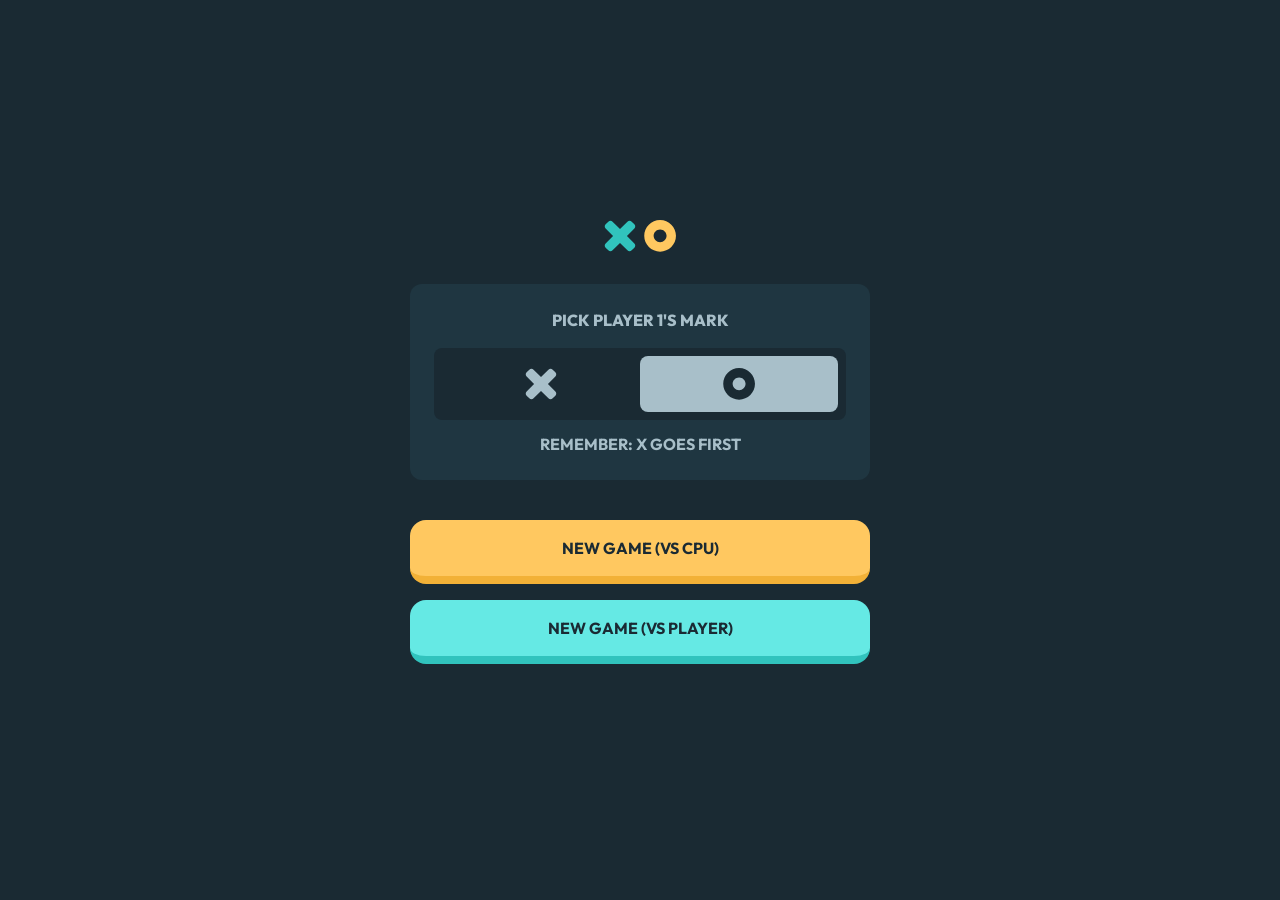
<file: index.html>
<!DOCTYPE html>
<html lang="en">
  <head>
    <meta charset="UTF-8" />
    <meta name="viewport" content="width=device-width, initial-scale=1.0" />

    <title>Eden School - Tic Tac Toe</title>

    <link rel="preconnect" href="https://fonts.googleapis.com" />
    <link rel="preconnect" href="https://fonts.gstatic.com" crossorigin />
    <link
      href="https://fonts.googleapis.com/css2?family=Outfit:wght@100..900&display=swap"
      rel="stylesheet"
    />

    <link rel="stylesheet" href="./css/normalize.css" />
    <link rel="stylesheet" href="./css/reset.css" />
    <link rel="stylesheet" href="./css/main.css" />
    <link rel="stylesheet" href="./css/player-loss.css" />
  </head>
  <body>
    <div class="new-game-screen">
      <ul class="new-game-screen-icons">
        <li class="new-game-screen-icons__cross">
          <svg
            width="32"
            height="32"
            viewBox="0 0 32 32"
            fill="none"
            xmlns="http://www.w3.org/2000/svg"
          >
            <path
              fill-rule="evenodd"
              clip-rule="evenodd"
              d="M27.681 1.63437C26.5094 0.462798 24.6099 0.4628 23.4383 1.63437L16 9.07271L8.56166 1.63437C7.39009 0.462798 5.49059 0.4628 4.31902 1.63437L1.63437 4.31902C0.462799 5.49059 0.462801 7.39009 1.63437 8.56166L9.07271 16L1.63437 23.4383C0.462798 24.6099 0.4628 26.5094 1.63437 27.681L4.31902 30.3656C5.49059 31.5372 7.39009 31.5372 8.56166 30.3656L16 22.9273L23.4383 30.3656C24.6099 31.5372 26.5094 31.5372 27.681 30.3656L30.3656 27.681C31.5372 26.5094 31.5372 24.6099 30.3656 23.4383L22.9273 16L30.3656 8.56166C31.5372 7.39009 31.5372 5.49059 30.3656 4.31902L27.681 1.63437Z"
            />
          </svg>
        </li>
        <li class="new-game-screen-icons__oval">
          <svg
            width="32"
            height="32"
            viewBox="0 0 32 32"
            fill="none"
            xmlns="http://www.w3.org/2000/svg"
          >
            <path
              fill-rule="evenodd"
              clip-rule="evenodd"
              d="M31.9704 15.8706C31.9704 7.10551 24.8649 0 16.0998 0C7.33476 0 0.229248 7.10551 0.229248 15.8706C0.229248 24.6357 7.33476 31.7412 16.0998 31.7412C24.8649 31.7412 31.9704 24.6357 31.9704 15.8706ZM9.63405 15.8706C9.63405 12.2996 12.5289 9.4048 16.0998 9.4048C19.6708 9.4048 22.5656 12.2996 22.5656 15.8706C22.5656 19.4416 19.6708 22.3364 16.0998 22.3364C12.5289 22.3364 9.63405 19.4416 9.63405 15.8706Z"
            />
          </svg>
        </li>
      </ul>
      <section class="new-game-screen-pick-player">
        <p class="new-game-screen-pick-player__title">Pick player 1's mark</p>
        <ul class="new-game-screen-pick-player-icons">
          <li class="new-game-screen-pick-player-icon" data-player="x">
            <svg
              width="32"
              height="32"
              viewBox="0 0 32 32"
              fill="none"
              xmlns="http://www.w3.org/2000/svg"
            >
              <path
                fill-rule="evenodd"
                clip-rule="evenodd"
                d="M27.681 1.63437C26.5094 0.462798 24.6099 0.4628 23.4383 1.63437L16 9.07271L8.56166 1.63437C7.39009 0.462798 5.49059 0.4628 4.31902 1.63437L1.63437 4.31902C0.462799 5.49059 0.462801 7.39009 1.63437 8.56166L9.07271 16L1.63437 23.4383C0.462798 24.6099 0.4628 26.5094 1.63437 27.681L4.31902 30.3656C5.49059 31.5372 7.39009 31.5372 8.56166 30.3656L16 22.9273L23.4383 30.3656C24.6099 31.5372 26.5094 31.5372 27.681 30.3656L30.3656 27.681C31.5372 26.5094 31.5372 24.6099 30.3656 23.4383L22.9273 16L30.3656 8.56166C31.5372 7.39009 31.5372 5.49059 30.3656 4.31902L27.681 1.63437Z"
              />
            </svg>
          </li>
          <li
            class="new-game-screen-pick-player-icon new-game-screen-pick-player-icon--selected"
            data-player="o"
          >
            <svg
              width="32"
              height="32"
              viewBox="0 0 32 32"
              fill="none"
              xmlns="http://www.w3.org/2000/svg"
            >
              <path
                fill-rule="evenodd"
                clip-rule="evenodd"
                d="M31.9704 15.8706C31.9704 7.10551 24.8649 0 16.0998 0C7.33476 0 0.229248 7.10551 0.229248 15.8706C0.229248 24.6357 7.33476 31.7412 16.0998 31.7412C24.8649 31.7412 31.9704 24.6357 31.9704 15.8706ZM9.63405 15.8706C9.63405 12.2996 12.5289 9.4048 16.0998 9.4048C19.6708 9.4048 22.5656 12.2996 22.5656 15.8706C22.5656 19.4416 19.6708 22.3364 16.0998 22.3364C12.5289 22.3364 9.63405 19.4416 9.63405 15.8706Z"
              />
            </svg>
          </li>
        </ul>
        <p class="new-game-screen-pick-player__description">
          Remember: X goes first
        </p>
      </section>
      <section class="new-game-screen-new-game">
        <ul class="new-game-screen-new-game-buttons">
          <li class="new-game-screen-new-game-buttons__button">
            New game (vs CPU)
          </li>
          <li
            class="new-game-screen-new-game-buttons__button new-game-screen-new-game-buttons__button--secondary"
          >
            New game (vs player)
          </li>
        </ul>
      </section>
    </div>
    <div class="game-screen hidden">
      <header class="game-screen-header">
        <ul>
          <li class="game-screen-header-icons">
            <span>
              <svg
                width="32"
                height="32"
                viewBox="0 0 32 32"
                fill="none"
                xmlns="http://www.w3.org/2000/svg"
                class="game-screen-header-icons__cross"
              >
                <path
                  fill-rule="evenodd"
                  clip-rule="evenodd"
                  d="M27.681 1.63437C26.5094 0.462798 24.6099 0.4628 23.4383 1.63437L16 9.07271L8.56166 1.63437C7.39009 0.462798 5.49059 0.4628 4.31902 1.63437L1.63437 4.31902C0.462799 5.49059 0.462801 7.39009 1.63437 8.56166L9.07271 16L1.63437 23.4383C0.462798 24.6099 0.4628 26.5094 1.63437 27.681L4.31902 30.3656C5.49059 31.5372 7.39009 31.5372 8.56166 30.3656L16 22.9273L23.4383 30.3656C24.6099 31.5372 26.5094 31.5372 27.681 30.3656L30.3656 27.681C31.5372 26.5094 31.5372 24.6099 30.3656 23.4383L22.9273 16L30.3656 8.56166C31.5372 7.39009 31.5372 5.49059 30.3656 4.31902L27.681 1.63437Z"
                />
              </svg>
            </span>
            <span>
              <svg
                width="32"
                height="32"
                viewBox="0 0 32 32"
                fill="none"
                xmlns="http://www.w3.org/2000/svg"
                class="game-screen-header-icons__oval"
              >
                <path
                  fill-rule="evenodd"
                  clip-rule="evenodd"
                  d="M31.9704 15.8706C31.9704 7.10551 24.8649 0 16.0998 0C7.33476 0 0.229248 7.10551 0.229248 15.8706C0.229248 24.6357 7.33476 31.7412 16.0998 31.7412C24.8649 31.7412 31.9704 24.6357 31.9704 15.8706ZM9.63405 15.8706C9.63405 12.2996 12.5289 9.4048 16.0998 9.4048C19.6708 9.4048 22.5656 12.2996 22.5656 15.8706C22.5656 19.4416 19.6708 22.3364 16.0998 22.3364C12.5289 22.3364 9.63405 19.4416 9.63405 15.8706Z"
                />
              </svg>
            </span>
          </li>
          <li class="game-screen-header-turn-indicator">
            <svg
              width="16"
              height="16"
              viewBox="0 0 32 32"
              fill="none"
              xmlns="http://www.w3.org/2000/svg"
            >
              <path
                fill-rule="evenodd"
                clip-rule="evenodd"
                d="M27.681 1.63437C26.5094 0.462798 24.6099 0.4628 23.4383 1.63437L16 9.07271L8.56166 1.63437C7.39009 0.462798 5.49059 0.4628 4.31902 1.63437L1.63437 4.31902C0.462799 5.49059 0.462801 7.39009 1.63437 8.56166L9.07271 16L1.63437 23.4383C0.462798 24.6099 0.4628 26.5094 1.63437 27.681L4.31902 30.3656C5.49059 31.5372 7.39009 31.5372 8.56166 30.3656L16 22.9273L23.4383 30.3656C24.6099 31.5372 26.5094 31.5372 27.681 30.3656L30.3656 27.681C31.5372 26.5094 31.5372 24.6099 30.3656 23.4383L22.9273 16L30.3656 8.56166C31.5372 7.39009 31.5372 5.49059 30.3656 4.31902L27.681 1.63437Z"
              />
            </svg>
            <span class="game-screen-header-turn-indicator__title">turn</span>
          </li>
          <li class="game-screen-header-restart-btn">
            <svg
              width="16"
              height="16"
              viewBox="0 0 16 16"
              fill="none"
              xmlns="http://www.w3.org/2000/svg"
            >
              <path
                d="M15.3262 0.307617H13.8799C13.6778 0.307402 13.5137 0.471187 13.5135 0.673494C13.5135 0.679433 13.5136 0.685371 13.5139 0.69131L13.6359 3.21755C12.2 1.52436 10.0921 0.549371 7.87288 0.551802C3.70405 0.551833 0.304573 3.95626 0.307619 8.12783C0.310665 12.3061 3.69673 15.6922 7.87288 15.6922C9.7462 15.6949 11.5534 14.9994 12.9422 13.7414C13.0928 13.6064 13.1057 13.3749 12.9708 13.2241C12.9663 13.2191 12.9616 13.2141 12.9568 13.2093L11.9197 12.1715C11.7835 12.0352 11.565 12.0279 11.42 12.1547C9.19383 14.1146 5.80137 13.8975 3.84273 11.6699C1.88408 9.4422 2.101 6.04752 4.32719 4.08762C6.55337 2.12771 9.94583 2.34475 11.9045 4.57242C12.058 4.74703 12.2 4.93143 12.3297 5.12445L9.23251 4.9758C9.03057 4.9662 8.85906 5.1222 8.84946 5.32429C8.84918 5.33023 8.84903 5.33617 8.84906 5.34211V6.78931C8.84906 6.99161 9.01294 7.15561 9.21512 7.15561H15.3262C15.5284 7.15561 15.6923 6.99161 15.6923 6.78931V0.673925C15.6922 0.471617 15.5283 0.307617 15.3262 0.307617Z"
              />
            </svg>
          </li>
        </ul>
      </header>
      <div class="game-screen-grid">
        <div data-cell-id="0" class="game-screen-grid__cell"></div>
        <div data-cell-id="1" class="game-screen-grid__cell"></div>
        <div data-cell-id="2" class="game-screen-grid__cell"></div>
        <div data-cell-id="3" class="game-screen-grid__cell">
          <svg
            width="40"
            height="40"
            viewBox="0 0 32 32"
            fill="none"
            xmlns="http://www.w3.org/2000/svg"
            class="game-screen-header-icons__cross"
          >
            <path
              fill-rule="evenodd"
              clip-rule="evenodd"
              d="M27.681 1.63437C26.5094 0.462798 24.6099 0.4628 23.4383 1.63437L16 9.07271L8.56166 1.63437C7.39009 0.462798 5.49059 0.4628 4.31902 1.63437L1.63437 4.31902C0.462799 5.49059 0.462801 7.39009 1.63437 8.56166L9.07271 16L1.63437 23.4383C0.462798 24.6099 0.4628 26.5094 1.63437 27.681L4.31902 30.3656C5.49059 31.5372 7.39009 31.5372 8.56166 30.3656L16 22.9273L23.4383 30.3656C24.6099 31.5372 26.5094 31.5372 27.681 30.3656L30.3656 27.681C31.5372 26.5094 31.5372 24.6099 30.3656 23.4383L22.9273 16L30.3656 8.56166C31.5372 7.39009 31.5372 5.49059 30.3656 4.31902L27.681 1.63437Z"
            />
          </svg>
        </div>
        <div data-cell-id="4" class="game-screen-grid__cell">
          <svg
            width="40"
            height="40"
            viewBox="0 0 32 32"
            fill="none"
            xmlns="http://www.w3.org/2000/svg"
            class="game-screen-header-icons__cross"
          >
            <path
              fill-rule="evenodd"
              clip-rule="evenodd"
              d="M27.681 1.63437C26.5094 0.462798 24.6099 0.4628 23.4383 1.63437L16 9.07271L8.56166 1.63437C7.39009 0.462798 5.49059 0.4628 4.31902 1.63437L1.63437 4.31902C0.462799 5.49059 0.462801 7.39009 1.63437 8.56166L9.07271 16L1.63437 23.4383C0.462798 24.6099 0.4628 26.5094 1.63437 27.681L4.31902 30.3656C5.49059 31.5372 7.39009 31.5372 8.56166 30.3656L16 22.9273L23.4383 30.3656C24.6099 31.5372 26.5094 31.5372 27.681 30.3656L30.3656 27.681C31.5372 26.5094 31.5372 24.6099 30.3656 23.4383L22.9273 16L30.3656 8.56166C31.5372 7.39009 31.5372 5.49059 30.3656 4.31902L27.681 1.63437Z"
            />
          </svg>
        </div>
        <div data-cell-id="5" class="game-screen-grid__cell"></div>
        <div data-cell-id="6" class="game-screen-grid__cell"></div>
        <div data-cell-id="7" class="game-screen-grid__cell">
          <svg
            width="40"
            height="40"
            viewBox="0 0 32 32"
            fill="none"
            xmlns="http://www.w3.org/2000/svg"
            class="game-screen-header-icons__oval"
          >
            <path
              fill-rule="evenodd"
              clip-rule="evenodd"
              d="M31.9704 15.8706C31.9704 7.10551 24.8649 0 16.0998 0C7.33476 0 0.229248 7.10551 0.229248 15.8706C0.229248 24.6357 7.33476 31.7412 16.0998 31.7412C24.8649 31.7412 31.9704 24.6357 31.9704 15.8706ZM9.63405 15.8706C9.63405 12.2996 12.5289 9.4048 16.0998 9.4048C19.6708 9.4048 22.5656 12.2996 22.5656 15.8706C22.5656 19.4416 19.6708 22.3364 16.0998 22.3364C12.5289 22.3364 9.63405 19.4416 9.63405 15.8706Z"
            />
          </svg>
        </div>
        <div data-cell-id="8" class="game-screen-grid__cell">
          <svg
            width="40"
            height="40"
            viewBox="0 0 32 32"
            fill="none"
            xmlns="http://www.w3.org/2000/svg"
            class="game-screen-header-icons__oval"
          >
            <path
              fill-rule="evenodd"
              clip-rule="evenodd"
              d="M31.9704 15.8706C31.9704 7.10551 24.8649 0 16.0998 0C7.33476 0 0.229248 7.10551 0.229248 15.8706C0.229248 24.6357 7.33476 31.7412 16.0998 31.7412C24.8649 31.7412 31.9704 24.6357 31.9704 15.8706ZM9.63405 15.8706C9.63405 12.2996 12.5289 9.4048 16.0998 9.4048C19.6708 9.4048 22.5656 12.2996 22.5656 15.8706C22.5656 19.4416 19.6708 22.3364 16.0998 22.3364C12.5289 22.3364 9.63405 19.4416 9.63405 15.8706Z"
            />
          </svg>
        </div>
      </div>
      <ul class="game-screen-score">
        <li class="game-screen-score__cell">
          <span class="game-screen-score__player">X (you)</span>
          <span id="score-x" class="game-screen-score__score-number">14</span>
        </li>
        <li class="game-screen-score__cell game-screen-score__cell--secondary">
          <span class="game-screen-score__player">ties</span>
          <span id="score-tie" class="game-screen-score__score-number">32</span>
        </li>
        <li class="game-screen-score__cell game-screen-score__cell--tertiary">
          <span class="game-screen-score__player">O (cpu)</span>
          <span id="score-o" class="game-screen-score__score-number">11</span>
        </li>
      </ul>
    </div>
    <div class="game-screen-end-game-modal hidden">
      <div class="game-screen-end-game-modal__wrapper">
        <p class="game-screen-end-game-modal__paragraph">Oh no, you lost...</p>
        <p class="game-screen-end-game-modal__title">
          <span>
            <svg
              width="30"
              height="30"
              viewBox="0 0 32 32"
              fill="none"
              xmlns="http://www.w3.org/2000/svg"
            >
              <path
                fill-rule="evenodd"
                clip-rule="evenodd"
                d="M27.681 1.63437C26.5094 0.462798 24.6099 0.4628 23.4383 1.63437L16 9.07271L8.56166 1.63437C7.39009 0.462798 5.49059 0.4628 4.31902 1.63437L1.63437 4.31902C0.462799 5.49059 0.462801 7.39009 1.63437 8.56166L9.07271 16L1.63437 23.4383C0.462798 24.6099 0.4628 26.5094 1.63437 27.681L4.31902 30.3656C5.49059 31.5372 7.39009 31.5372 8.56166 30.3656L16 22.9273L23.4383 30.3656C24.6099 31.5372 26.5094 31.5372 27.681 30.3656L30.3656 27.681C31.5372 26.5094 31.5372 24.6099 30.3656 23.4383L22.9273 16L30.3656 8.56166C31.5372 7.39009 31.5372 5.49059 30.3656 4.31902L27.681 1.63437Z"
              />
            </svg>
          </span>
          takes the round
        </p>
        <ul class="game-screen-end-game-modal-buttons">
          <li class="game-screen-end-game-modal-buttons__button">quit</li>
          <li
            class="game-screen-end-game-modal-buttons__button game-screen-end-game-modal-buttons__button--secondary"
          >
            next round
          </li>
        </ul>
      </div>
    </div>
    <script src="./js/app.js"></script>
  </body>
</html>
</file>
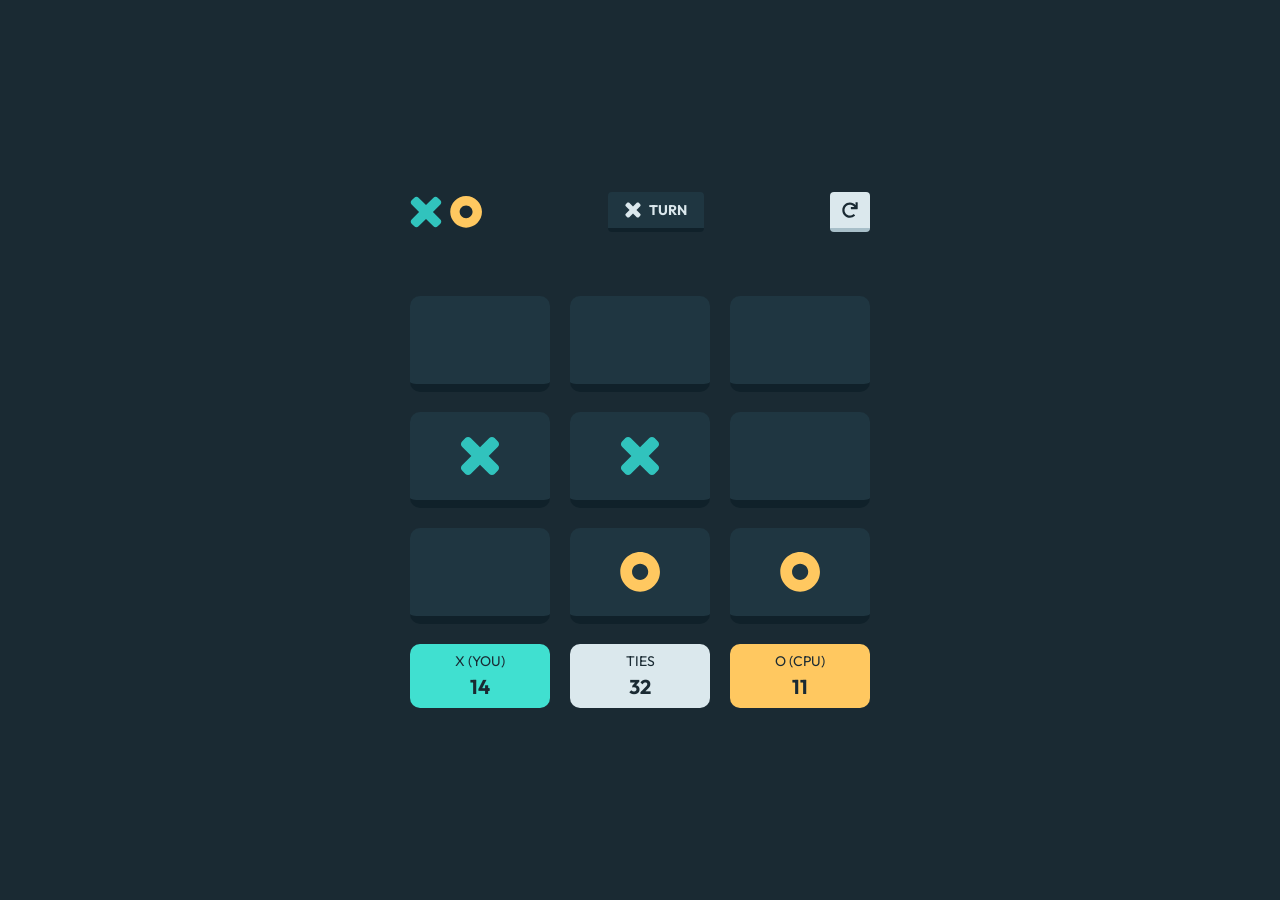
<file: pages/game.html>
<!DOCTYPE html>
<html lang="en">
  <head>
    <meta charset="UTF-8" />
    <meta name="viewport" content="width=device-width, initial-scale=1.0" />

    <title>Document</title>

    <link rel="preconnect" href="https://fonts.googleapis.com" />
    <link rel="preconnect" href="https://fonts.gstatic.com" crossorigin />
    <link
      href="https://fonts.googleapis.com/css2?family=Outfit:wght@100..900&display=swap"
      rel="stylesheet"
    />

    <link rel="stylesheet" href="../css/normalize.css" />
    <link rel="stylesheet" href="../css/reset.css" />
    <link rel="stylesheet" href="../css/game.css" />
  </head>
  <body>
    <main class="game-screen">
      <header class="game-screen-header">
        <ul>
          <li class="game-screen-header-icons">
            <span>
              <svg
                width="32"
                height="32"
                viewBox="0 0 32 32"
                fill="none"
                xmlns="http://www.w3.org/2000/svg"
                class="game-screen-header-icons__cross"
              >
                <path
                  fill-rule="evenodd"
                  clip-rule="evenodd"
                  d="M27.681 1.63437C26.5094 0.462798 24.6099 0.4628 23.4383 1.63437L16 9.07271L8.56166 1.63437C7.39009 0.462798 5.49059 0.4628 4.31902 1.63437L1.63437 4.31902C0.462799 5.49059 0.462801 7.39009 1.63437 8.56166L9.07271 16L1.63437 23.4383C0.462798 24.6099 0.4628 26.5094 1.63437 27.681L4.31902 30.3656C5.49059 31.5372 7.39009 31.5372 8.56166 30.3656L16 22.9273L23.4383 30.3656C24.6099 31.5372 26.5094 31.5372 27.681 30.3656L30.3656 27.681C31.5372 26.5094 31.5372 24.6099 30.3656 23.4383L22.9273 16L30.3656 8.56166C31.5372 7.39009 31.5372 5.49059 30.3656 4.31902L27.681 1.63437Z"
                />
              </svg>
            </span>
            <span>
              <svg
                width="32"
                height="32"
                viewBox="0 0 32 32"
                fill="none"
                xmlns="http://www.w3.org/2000/svg"
                class="game-screen-header-icons__oval"
              >
                <path
                  fill-rule="evenodd"
                  clip-rule="evenodd"
                  d="M31.9704 15.8706C31.9704 7.10551 24.8649 0 16.0998 0C7.33476 0 0.229248 7.10551 0.229248 15.8706C0.229248 24.6357 7.33476 31.7412 16.0998 31.7412C24.8649 31.7412 31.9704 24.6357 31.9704 15.8706ZM9.63405 15.8706C9.63405 12.2996 12.5289 9.4048 16.0998 9.4048C19.6708 9.4048 22.5656 12.2996 22.5656 15.8706C22.5656 19.4416 19.6708 22.3364 16.0998 22.3364C12.5289 22.3364 9.63405 19.4416 9.63405 15.8706Z"
                />
              </svg>
            </span>
          </li>
          <li class="game-screen-header-turn-indicator">
            <svg
              width="16"
              height="16"
              viewBox="0 0 32 32"
              fill="none"
              xmlns="http://www.w3.org/2000/svg"
            >
              <path
                fill-rule="evenodd"
                clip-rule="evenodd"
                d="M27.681 1.63437C26.5094 0.462798 24.6099 0.4628 23.4383 1.63437L16 9.07271L8.56166 1.63437C7.39009 0.462798 5.49059 0.4628 4.31902 1.63437L1.63437 4.31902C0.462799 5.49059 0.462801 7.39009 1.63437 8.56166L9.07271 16L1.63437 23.4383C0.462798 24.6099 0.4628 26.5094 1.63437 27.681L4.31902 30.3656C5.49059 31.5372 7.39009 31.5372 8.56166 30.3656L16 22.9273L23.4383 30.3656C24.6099 31.5372 26.5094 31.5372 27.681 30.3656L30.3656 27.681C31.5372 26.5094 31.5372 24.6099 30.3656 23.4383L22.9273 16L30.3656 8.56166C31.5372 7.39009 31.5372 5.49059 30.3656 4.31902L27.681 1.63437Z"
              />
            </svg>
            <span class="game-screen-header-turn-indicator__title">turn</span>
          </li>
          <li class="game-screen-header-restart-btn">
            <svg
              width="16"
              height="16"
              viewBox="0 0 16 16"
              fill="none"
              xmlns="http://www.w3.org/2000/svg"
            >
              <path
                d="M15.3262 0.307617H13.8799C13.6778 0.307402 13.5137 0.471187 13.5135 0.673494C13.5135 0.679433 13.5136 0.685371 13.5139 0.69131L13.6359 3.21755C12.2 1.52436 10.0921 0.549371 7.87288 0.551802C3.70405 0.551833 0.304573 3.95626 0.307619 8.12783C0.310665 12.3061 3.69673 15.6922 7.87288 15.6922C9.7462 15.6949 11.5534 14.9994 12.9422 13.7414C13.0928 13.6064 13.1057 13.3749 12.9708 13.2241C12.9663 13.2191 12.9616 13.2141 12.9568 13.2093L11.9197 12.1715C11.7835 12.0352 11.565 12.0279 11.42 12.1547C9.19383 14.1146 5.80137 13.8975 3.84273 11.6699C1.88408 9.4422 2.101 6.04752 4.32719 4.08762C6.55337 2.12771 9.94583 2.34475 11.9045 4.57242C12.058 4.74703 12.2 4.93143 12.3297 5.12445L9.23251 4.9758C9.03057 4.9662 8.85906 5.1222 8.84946 5.32429C8.84918 5.33023 8.84903 5.33617 8.84906 5.34211V6.78931C8.84906 6.99161 9.01294 7.15561 9.21512 7.15561H15.3262C15.5284 7.15561 15.6923 6.99161 15.6923 6.78931V0.673925C15.6922 0.471617 15.5283 0.307617 15.3262 0.307617Z"
              />
            </svg>
          </li>
        </ul>
      </header>
      <div class="game-screen-grid">
        <div class="game-screen-grid__cell"></div>
        <div class="game-screen-grid__cell"></div>
        <div class="game-screen-grid__cell"></div>
        <div class="game-screen-grid__cell">
          <svg
            width="40"
            height="40"
            viewBox="0 0 32 32"
            fill="none"
            xmlns="http://www.w3.org/2000/svg"
            class="game-screen-header-icons__cross"
          >
            <path
              fill-rule="evenodd"
              clip-rule="evenodd"
              d="M27.681 1.63437C26.5094 0.462798 24.6099 0.4628 23.4383 1.63437L16 9.07271L8.56166 1.63437C7.39009 0.462798 5.49059 0.4628 4.31902 1.63437L1.63437 4.31902C0.462799 5.49059 0.462801 7.39009 1.63437 8.56166L9.07271 16L1.63437 23.4383C0.462798 24.6099 0.4628 26.5094 1.63437 27.681L4.31902 30.3656C5.49059 31.5372 7.39009 31.5372 8.56166 30.3656L16 22.9273L23.4383 30.3656C24.6099 31.5372 26.5094 31.5372 27.681 30.3656L30.3656 27.681C31.5372 26.5094 31.5372 24.6099 30.3656 23.4383L22.9273 16L30.3656 8.56166C31.5372 7.39009 31.5372 5.49059 30.3656 4.31902L27.681 1.63437Z"
            />
          </svg>
        </div>
        <div class="game-screen-grid__cell">
          <svg
            width="40"
            height="40"
            viewBox="0 0 32 32"
            fill="none"
            xmlns="http://www.w3.org/2000/svg"
            class="game-screen-header-icons__cross"
          >
            <path
              fill-rule="evenodd"
              clip-rule="evenodd"
              d="M27.681 1.63437C26.5094 0.462798 24.6099 0.4628 23.4383 1.63437L16 9.07271L8.56166 1.63437C7.39009 0.462798 5.49059 0.4628 4.31902 1.63437L1.63437 4.31902C0.462799 5.49059 0.462801 7.39009 1.63437 8.56166L9.07271 16L1.63437 23.4383C0.462798 24.6099 0.4628 26.5094 1.63437 27.681L4.31902 30.3656C5.49059 31.5372 7.39009 31.5372 8.56166 30.3656L16 22.9273L23.4383 30.3656C24.6099 31.5372 26.5094 31.5372 27.681 30.3656L30.3656 27.681C31.5372 26.5094 31.5372 24.6099 30.3656 23.4383L22.9273 16L30.3656 8.56166C31.5372 7.39009 31.5372 5.49059 30.3656 4.31902L27.681 1.63437Z"
            />
          </svg>
        </div>
        <div class="game-screen-grid__cell"></div>
        <div class="game-screen-grid__cell"></div>
        <div class="game-screen-grid__cell">
          <svg
            width="40"
            height="40"
            viewBox="0 0 32 32"
            fill="none"
            xmlns="http://www.w3.org/2000/svg"
            class="game-screen-header-icons__oval"
          >
            <path
              fill-rule="evenodd"
              clip-rule="evenodd"
              d="M31.9704 15.8706C31.9704 7.10551 24.8649 0 16.0998 0C7.33476 0 0.229248 7.10551 0.229248 15.8706C0.229248 24.6357 7.33476 31.7412 16.0998 31.7412C24.8649 31.7412 31.9704 24.6357 31.9704 15.8706ZM9.63405 15.8706C9.63405 12.2996 12.5289 9.4048 16.0998 9.4048C19.6708 9.4048 22.5656 12.2996 22.5656 15.8706C22.5656 19.4416 19.6708 22.3364 16.0998 22.3364C12.5289 22.3364 9.63405 19.4416 9.63405 15.8706Z"
            />
          </svg>
        </div>
        <div class="game-screen-grid__cell">
          <svg
            width="40"
            height="40"
            viewBox="0 0 32 32"
            fill="none"
            xmlns="http://www.w3.org/2000/svg"
            class="game-screen-header-icons__oval"
          >
            <path
              fill-rule="evenodd"
              clip-rule="evenodd"
              d="M31.9704 15.8706C31.9704 7.10551 24.8649 0 16.0998 0C7.33476 0 0.229248 7.10551 0.229248 15.8706C0.229248 24.6357 7.33476 31.7412 16.0998 31.7412C24.8649 31.7412 31.9704 24.6357 31.9704 15.8706ZM9.63405 15.8706C9.63405 12.2996 12.5289 9.4048 16.0998 9.4048C19.6708 9.4048 22.5656 12.2996 22.5656 15.8706C22.5656 19.4416 19.6708 22.3364 16.0998 22.3364C12.5289 22.3364 9.63405 19.4416 9.63405 15.8706Z"
            />
          </svg>
        </div>
      </div>
      <ul class="game-screen-score">
        <li class="game-screen-score__cell">
          <span class="game-screen-score__player">X (you)</span>
          <span class="game-screen-score__score-number">14</span>
        </li>
        <li class="game-screen-score__cell game-screen-score__cell--secondary">
          <span class="game-screen-score__player">ties</span>
          <span class="game-screen-score__score-number">32</span>
        </li>
        <li class="game-screen-score__cell game-screen-score__cell--tertiary">
          <span class="game-screen-score__player">O (cpu)</span>
          <span class="game-screen-score__score-number">11</span>
        </li>
      </ul>
    </main>
  </body>
</html>
</file>
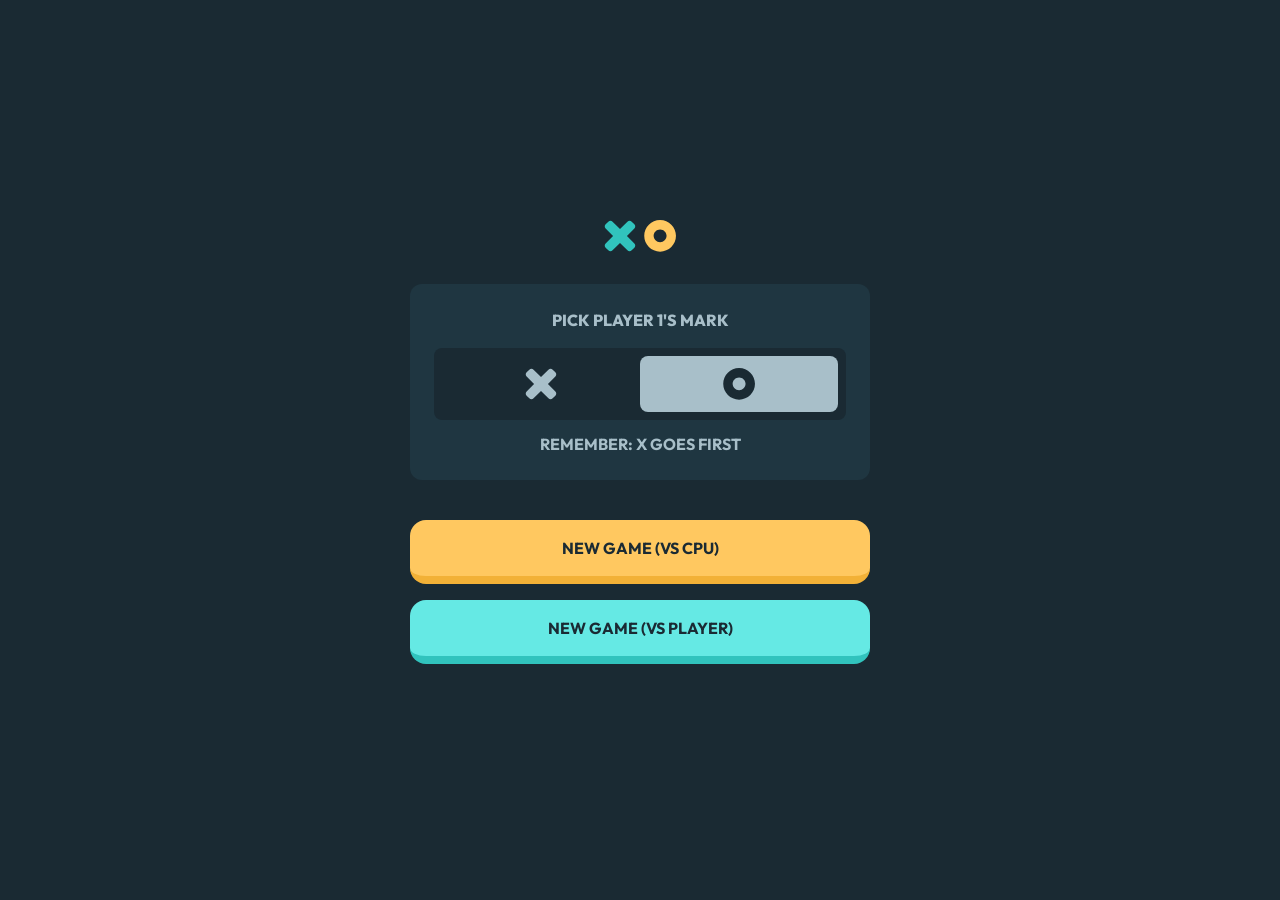
<file: pages/new-game.html>
<!DOCTYPE html>
<html lang="en">
  <head>
    <meta charset="UTF-8" />
    <meta name="viewport" content="width=device-width, initial-scale=1.0" />

    <title>Eden School - Tic Tac Toe</title>

    <link rel="preconnect" href="https://fonts.googleapis.com" />
    <link rel="preconnect" href="https://fonts.gstatic.com" crossorigin />
    <link
      href="https://fonts.googleapis.com/css2?family=Outfit:wght@100..900&display=swap"
      rel="stylesheet"
    />

    <link rel="stylesheet" href="../css/normalize.css" />
    <link rel="stylesheet" href="../css/reset.css" />
    <link rel="stylesheet" href="../css/main.css" />
  </head>
  <body>
    <main class="new-game-screen">
      <ul class="new-game-screen-icons">
        <li class="new-game-screen-icons__cross">
          <svg
            width="32"
            height="32"
            viewBox="0 0 32 32"
            fill="none"
            xmlns="http://www.w3.org/2000/svg"
          >
            <path
              fill-rule="evenodd"
              clip-rule="evenodd"
              d="M27.681 1.63437C26.5094 0.462798 24.6099 0.4628 23.4383 1.63437L16 9.07271L8.56166 1.63437C7.39009 0.462798 5.49059 0.4628 4.31902 1.63437L1.63437 4.31902C0.462799 5.49059 0.462801 7.39009 1.63437 8.56166L9.07271 16L1.63437 23.4383C0.462798 24.6099 0.4628 26.5094 1.63437 27.681L4.31902 30.3656C5.49059 31.5372 7.39009 31.5372 8.56166 30.3656L16 22.9273L23.4383 30.3656C24.6099 31.5372 26.5094 31.5372 27.681 30.3656L30.3656 27.681C31.5372 26.5094 31.5372 24.6099 30.3656 23.4383L22.9273 16L30.3656 8.56166C31.5372 7.39009 31.5372 5.49059 30.3656 4.31902L27.681 1.63437Z"
            />
          </svg>
        </li>
        <li class="new-game-screen-icons__oval">
          <svg
            width="32"
            height="32"
            viewBox="0 0 32 32"
            fill="none"
            xmlns="http://www.w3.org/2000/svg"
          >
            <path
              fill-rule="evenodd"
              clip-rule="evenodd"
              d="M31.9704 15.8706C31.9704 7.10551 24.8649 0 16.0998 0C7.33476 0 0.229248 7.10551 0.229248 15.8706C0.229248 24.6357 7.33476 31.7412 16.0998 31.7412C24.8649 31.7412 31.9704 24.6357 31.9704 15.8706ZM9.63405 15.8706C9.63405 12.2996 12.5289 9.4048 16.0998 9.4048C19.6708 9.4048 22.5656 12.2996 22.5656 15.8706C22.5656 19.4416 19.6708 22.3364 16.0998 22.3364C12.5289 22.3364 9.63405 19.4416 9.63405 15.8706Z"
            />
          </svg>
        </li>
      </ul>
      <section class="new-game-screen-pick-player">
        <p class="new-game-screen-pick-player__title">Pick player 1's mark</p>
        <ul class="new-game-screen-pick-player-icons">
          <li class="new-game-screen-pick-player-icon">
            <svg
              width="32"
              height="32"
              viewBox="0 0 32 32"
              fill="none"
              xmlns="http://www.w3.org/2000/svg"
            >
              <path
                fill-rule="evenodd"
                clip-rule="evenodd"
                d="M27.681 1.63437C26.5094 0.462798 24.6099 0.4628 23.4383 1.63437L16 9.07271L8.56166 1.63437C7.39009 0.462798 5.49059 0.4628 4.31902 1.63437L1.63437 4.31902C0.462799 5.49059 0.462801 7.39009 1.63437 8.56166L9.07271 16L1.63437 23.4383C0.462798 24.6099 0.4628 26.5094 1.63437 27.681L4.31902 30.3656C5.49059 31.5372 7.39009 31.5372 8.56166 30.3656L16 22.9273L23.4383 30.3656C24.6099 31.5372 26.5094 31.5372 27.681 30.3656L30.3656 27.681C31.5372 26.5094 31.5372 24.6099 30.3656 23.4383L22.9273 16L30.3656 8.56166C31.5372 7.39009 31.5372 5.49059 30.3656 4.31902L27.681 1.63437Z"
              />
            </svg>
          </li>
          <li
            class="new-game-screen-pick-player-icon new-game-screen-pick-player-icon--selected"
          >
            <svg
              width="32"
              height="32"
              viewBox="0 0 32 32"
              fill="none"
              xmlns="http://www.w3.org/2000/svg"
            >
              <path
                fill-rule="evenodd"
                clip-rule="evenodd"
                d="M31.9704 15.8706C31.9704 7.10551 24.8649 0 16.0998 0C7.33476 0 0.229248 7.10551 0.229248 15.8706C0.229248 24.6357 7.33476 31.7412 16.0998 31.7412C24.8649 31.7412 31.9704 24.6357 31.9704 15.8706ZM9.63405 15.8706C9.63405 12.2996 12.5289 9.4048 16.0998 9.4048C19.6708 9.4048 22.5656 12.2996 22.5656 15.8706C22.5656 19.4416 19.6708 22.3364 16.0998 22.3364C12.5289 22.3364 9.63405 19.4416 9.63405 15.8706Z"
              />
            </svg>
          </li>
        </ul>
        <p class="new-game-screen-pick-player__description">
          Remember: X goes first
        </p>
      </section>
      <section class="new-game-screen-new-game">
        <ul class="new-game-screen-new-game-buttons">
          <li class="new-game-screen-new-game-buttons__button">
            New game (vs CPU)
          </li>
          <li
            class="new-game-screen-new-game-buttons__button new-game-screen-new-game-buttons__button--secondary"
          >
            New game (vs player)
          </li>
        </ul>
      </section>
    </main>
  </body>
</html>
</file>
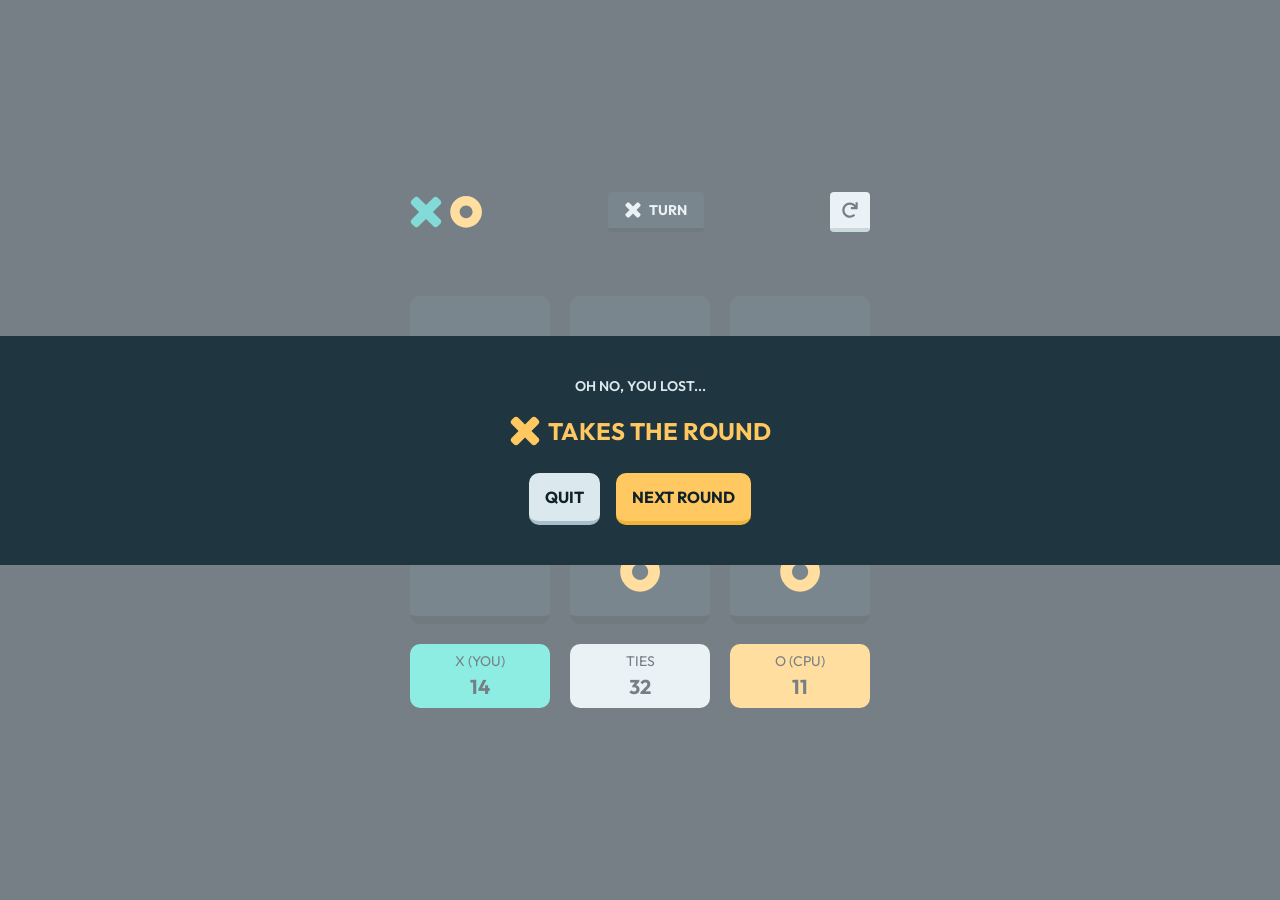
<file: pages/player-loss.html>
<!DOCTYPE html>
<html lang="en">
  <head>
    <meta charset="UTF-8" />
    <meta name="viewport" content="width=device-width, initial-scale=1.0" />

    <title>Document</title>

    <link rel="preconnect" href="https://fonts.googleapis.com" />
    <link rel="preconnect" href="https://fonts.gstatic.com" crossorigin />
    <link
      href="https://fonts.googleapis.com/css2?family=Outfit:wght@100..900&display=swap"
      rel="stylesheet"
    />

    <link rel="stylesheet" href="../css/normalize.css" />
    <link rel="stylesheet" href="../css/reset.css" />
    <link rel="stylesheet" href="../css/game.css" />
    <link rel="stylesheet" href="../css/player-loss.css" />
  </head>
  <body>
    <main class="game-screen">
      <header class="game-screen-header">
        <ul>
          <li class="game-screen-header-icons">
            <span>
              <svg
                width="32"
                height="32"
                viewBox="0 0 32 32"
                fill="none"
                xmlns="http://www.w3.org/2000/svg"
                class="game-screen-header-icons__cross"
              >
                <path
                  fill-rule="evenodd"
                  clip-rule="evenodd"
                  d="M27.681 1.63437C26.5094 0.462798 24.6099 0.4628 23.4383 1.63437L16 9.07271L8.56166 1.63437C7.39009 0.462798 5.49059 0.4628 4.31902 1.63437L1.63437 4.31902C0.462799 5.49059 0.462801 7.39009 1.63437 8.56166L9.07271 16L1.63437 23.4383C0.462798 24.6099 0.4628 26.5094 1.63437 27.681L4.31902 30.3656C5.49059 31.5372 7.39009 31.5372 8.56166 30.3656L16 22.9273L23.4383 30.3656C24.6099 31.5372 26.5094 31.5372 27.681 30.3656L30.3656 27.681C31.5372 26.5094 31.5372 24.6099 30.3656 23.4383L22.9273 16L30.3656 8.56166C31.5372 7.39009 31.5372 5.49059 30.3656 4.31902L27.681 1.63437Z"
                />
              </svg>
            </span>
            <span>
              <svg
                width="32"
                height="32"
                viewBox="0 0 32 32"
                fill="none"
                xmlns="http://www.w3.org/2000/svg"
                class="game-screen-header-icons__oval"
              >
                <path
                  fill-rule="evenodd"
                  clip-rule="evenodd"
                  d="M31.9704 15.8706C31.9704 7.10551 24.8649 0 16.0998 0C7.33476 0 0.229248 7.10551 0.229248 15.8706C0.229248 24.6357 7.33476 31.7412 16.0998 31.7412C24.8649 31.7412 31.9704 24.6357 31.9704 15.8706ZM9.63405 15.8706C9.63405 12.2996 12.5289 9.4048 16.0998 9.4048C19.6708 9.4048 22.5656 12.2996 22.5656 15.8706C22.5656 19.4416 19.6708 22.3364 16.0998 22.3364C12.5289 22.3364 9.63405 19.4416 9.63405 15.8706Z"
                />
              </svg>
            </span>
          </li>
          <li class="game-screen-header-turn-indicator">
            <svg
              width="16"
              height="16"
              viewBox="0 0 32 32"
              fill="none"
              xmlns="http://www.w3.org/2000/svg"
            >
              <path
                fill-rule="evenodd"
                clip-rule="evenodd"
                d="M27.681 1.63437C26.5094 0.462798 24.6099 0.4628 23.4383 1.63437L16 9.07271L8.56166 1.63437C7.39009 0.462798 5.49059 0.4628 4.31902 1.63437L1.63437 4.31902C0.462799 5.49059 0.462801 7.39009 1.63437 8.56166L9.07271 16L1.63437 23.4383C0.462798 24.6099 0.4628 26.5094 1.63437 27.681L4.31902 30.3656C5.49059 31.5372 7.39009 31.5372 8.56166 30.3656L16 22.9273L23.4383 30.3656C24.6099 31.5372 26.5094 31.5372 27.681 30.3656L30.3656 27.681C31.5372 26.5094 31.5372 24.6099 30.3656 23.4383L22.9273 16L30.3656 8.56166C31.5372 7.39009 31.5372 5.49059 30.3656 4.31902L27.681 1.63437Z"
              />
            </svg>
            <span class="game-screen-header-turn-indicator__title">turn</span>
          </li>
          <li class="game-screen-header-restart-btn">
            <svg
              width="16"
              height="16"
              viewBox="0 0 16 16"
              fill="none"
              xmlns="http://www.w3.org/2000/svg"
            >
              <path
                d="M15.3262 0.307617H13.8799C13.6778 0.307402 13.5137 0.471187 13.5135 0.673494C13.5135 0.679433 13.5136 0.685371 13.5139 0.69131L13.6359 3.21755C12.2 1.52436 10.0921 0.549371 7.87288 0.551802C3.70405 0.551833 0.304573 3.95626 0.307619 8.12783C0.310665 12.3061 3.69673 15.6922 7.87288 15.6922C9.7462 15.6949 11.5534 14.9994 12.9422 13.7414C13.0928 13.6064 13.1057 13.3749 12.9708 13.2241C12.9663 13.2191 12.9616 13.2141 12.9568 13.2093L11.9197 12.1715C11.7835 12.0352 11.565 12.0279 11.42 12.1547C9.19383 14.1146 5.80137 13.8975 3.84273 11.6699C1.88408 9.4422 2.101 6.04752 4.32719 4.08762C6.55337 2.12771 9.94583 2.34475 11.9045 4.57242C12.058 4.74703 12.2 4.93143 12.3297 5.12445L9.23251 4.9758C9.03057 4.9662 8.85906 5.1222 8.84946 5.32429C8.84918 5.33023 8.84903 5.33617 8.84906 5.34211V6.78931C8.84906 6.99161 9.01294 7.15561 9.21512 7.15561H15.3262C15.5284 7.15561 15.6923 6.99161 15.6923 6.78931V0.673925C15.6922 0.471617 15.5283 0.307617 15.3262 0.307617Z"
              />
            </svg>
          </li>
        </ul>
      </header>
      <div class="game-screen-grid">
        <div class="game-screen-grid__cell"></div>
        <div class="game-screen-grid__cell"></div>
        <div class="game-screen-grid__cell"></div>
        <div class="game-screen-grid__cell">
          <svg
            width="40"
            height="40"
            viewBox="0 0 32 32"
            fill="none"
            xmlns="http://www.w3.org/2000/svg"
            class="game-screen-header-icons__cross"
          >
            <path
              fill-rule="evenodd"
              clip-rule="evenodd"
              d="M27.681 1.63437C26.5094 0.462798 24.6099 0.4628 23.4383 1.63437L16 9.07271L8.56166 1.63437C7.39009 0.462798 5.49059 0.4628 4.31902 1.63437L1.63437 4.31902C0.462799 5.49059 0.462801 7.39009 1.63437 8.56166L9.07271 16L1.63437 23.4383C0.462798 24.6099 0.4628 26.5094 1.63437 27.681L4.31902 30.3656C5.49059 31.5372 7.39009 31.5372 8.56166 30.3656L16 22.9273L23.4383 30.3656C24.6099 31.5372 26.5094 31.5372 27.681 30.3656L30.3656 27.681C31.5372 26.5094 31.5372 24.6099 30.3656 23.4383L22.9273 16L30.3656 8.56166C31.5372 7.39009 31.5372 5.49059 30.3656 4.31902L27.681 1.63437Z"
            />
          </svg>
        </div>
        <div class="game-screen-grid__cell">
          <svg
            width="40"
            height="40"
            viewBox="0 0 32 32"
            fill="none"
            xmlns="http://www.w3.org/2000/svg"
            class="game-screen-header-icons__cross"
          >
            <path
              fill-rule="evenodd"
              clip-rule="evenodd"
              d="M27.681 1.63437C26.5094 0.462798 24.6099 0.4628 23.4383 1.63437L16 9.07271L8.56166 1.63437C7.39009 0.462798 5.49059 0.4628 4.31902 1.63437L1.63437 4.31902C0.462799 5.49059 0.462801 7.39009 1.63437 8.56166L9.07271 16L1.63437 23.4383C0.462798 24.6099 0.4628 26.5094 1.63437 27.681L4.31902 30.3656C5.49059 31.5372 7.39009 31.5372 8.56166 30.3656L16 22.9273L23.4383 30.3656C24.6099 31.5372 26.5094 31.5372 27.681 30.3656L30.3656 27.681C31.5372 26.5094 31.5372 24.6099 30.3656 23.4383L22.9273 16L30.3656 8.56166C31.5372 7.39009 31.5372 5.49059 30.3656 4.31902L27.681 1.63437Z"
            />
          </svg>
        </div>
        <div class="game-screen-grid__cell"></div>
        <div class="game-screen-grid__cell"></div>
        <div class="game-screen-grid__cell">
          <svg
            width="40"
            height="40"
            viewBox="0 0 32 32"
            fill="none"
            xmlns="http://www.w3.org/2000/svg"
            class="game-screen-header-icons__oval"
          >
            <path
              fill-rule="evenodd"
              clip-rule="evenodd"
              d="M31.9704 15.8706C31.9704 7.10551 24.8649 0 16.0998 0C7.33476 0 0.229248 7.10551 0.229248 15.8706C0.229248 24.6357 7.33476 31.7412 16.0998 31.7412C24.8649 31.7412 31.9704 24.6357 31.9704 15.8706ZM9.63405 15.8706C9.63405 12.2996 12.5289 9.4048 16.0998 9.4048C19.6708 9.4048 22.5656 12.2996 22.5656 15.8706C22.5656 19.4416 19.6708 22.3364 16.0998 22.3364C12.5289 22.3364 9.63405 19.4416 9.63405 15.8706Z"
            />
          </svg>
        </div>
        <div class="game-screen-grid__cell">
          <svg
            width="40"
            height="40"
            viewBox="0 0 32 32"
            fill="none"
            xmlns="http://www.w3.org/2000/svg"
            class="game-screen-header-icons__oval"
          >
            <path
              fill-rule="evenodd"
              clip-rule="evenodd"
              d="M31.9704 15.8706C31.9704 7.10551 24.8649 0 16.0998 0C7.33476 0 0.229248 7.10551 0.229248 15.8706C0.229248 24.6357 7.33476 31.7412 16.0998 31.7412C24.8649 31.7412 31.9704 24.6357 31.9704 15.8706ZM9.63405 15.8706C9.63405 12.2996 12.5289 9.4048 16.0998 9.4048C19.6708 9.4048 22.5656 12.2996 22.5656 15.8706C22.5656 19.4416 19.6708 22.3364 16.0998 22.3364C12.5289 22.3364 9.63405 19.4416 9.63405 15.8706Z"
            />
          </svg>
        </div>
      </div>
      <ul class="game-screen-score">
        <li class="game-screen-score__cell">
          <span class="game-screen-score__player">X (you)</span>
          <span class="game-screen-score__score-number">14</span>
        </li>
        <li class="game-screen-score__cell game-screen-score__cell--secondary">
          <span class="game-screen-score__player">ties</span>
          <span class="game-screen-score__score-number">32</span>
        </li>
        <li class="game-screen-score__cell game-screen-score__cell--tertiary">
          <span class="game-screen-score__player">O (cpu)</span>
          <span class="game-screen-score__score-number">11</span>
        </li>
      </ul>
    </main>
    <div class="game-screen-end-game-modal">
      <div class="game-screen-end-game-modal__wrapper">
        <p class="game-screen-end-game-modal__paragraph">Oh no, you lost...</p>
        <p class="game-screen-end-game-modal__title">
          <span>
            <svg
              width="30"
              height="30"
              viewBox="0 0 32 32"
              fill="none"
              xmlns="http://www.w3.org/2000/svg"
            >
              <path
                fill-rule="evenodd"
                clip-rule="evenodd"
                d="M27.681 1.63437C26.5094 0.462798 24.6099 0.4628 23.4383 1.63437L16 9.07271L8.56166 1.63437C7.39009 0.462798 5.49059 0.4628 4.31902 1.63437L1.63437 4.31902C0.462799 5.49059 0.462801 7.39009 1.63437 8.56166L9.07271 16L1.63437 23.4383C0.462798 24.6099 0.4628 26.5094 1.63437 27.681L4.31902 30.3656C5.49059 31.5372 7.39009 31.5372 8.56166 30.3656L16 22.9273L23.4383 30.3656C24.6099 31.5372 26.5094 31.5372 27.681 30.3656L30.3656 27.681C31.5372 26.5094 31.5372 24.6099 30.3656 23.4383L22.9273 16L30.3656 8.56166C31.5372 7.39009 31.5372 5.49059 30.3656 4.31902L27.681 1.63437Z"
              />
            </svg>
          </span>
          takes the round
        </p>
        <ul class="game-screen-end-game-modal-buttons">
          <li class="game-screen-end-game-modal-buttons__button">quit</li>
          <li class="game-screen-end-game-modal-buttons__button game-screen-end-game-modal-buttons__button--secondary">
            next round
          </li>
        </ul>
      </div>
    </div>
  </body>
</html>
</file>
<file: css/main.css>
:root {
    /* Descriptive color variables */
    --big-stone: #10212A;
    --botticelli: #DBE8ED;
    --casper: #A8BFC9;
    --golden-tainoi: #FFC860;
    --mirage: #1A2A33;
    --saffron: #F2B137;
    --te-papa-green: #1F3641;
    --turquoise-blue: #65E9E4;
    --turquoise: #31C3BD;

    /* Font families */
    --font-family: "Outfit", serif;

    /* Font sizes */
    --font-size-heading-l: 40px;
    --font-size-heading-m: 24px;
    --font-size-heading-s: 20px;
    --font-size-heading-xs: 16px;
    --font-size-body: 14px; 
}

body {
    background-color: var(--mirage);
    display: flex;
    align-items: center;
    justify-content: center;
    min-height: 100vh;
    font-family: var(--font-family);
}

.hidden {
    display: none !important;
}

.new-game-screen {
    width: 90%;
    margin-left: auto;
    margin-right: auto;
}

.new-game-screen-icons {
    list-style-type: none;
    padding-left: 0;
    display: flex;
    gap: 8px;
    margin-bottom: 32px;
    justify-content: center;
}

.new-game-screen-icons__cross path {
    fill: var(--turquoise);
}

.new-game-screen-icons__oval path {
    fill: var(--golden-tainoi);
}

.new-game-screen-pick-player {
    background-color: var(--te-papa-green);
    padding: 24px;
    margin-bottom: 40px;
    border-radius: 12px;
}

.new-game-screen-pick-player__title {
    color: var(--casper);
    text-align: center;
    font-weight: 800;
    text-transform: uppercase;
    margin-bottom: 16px;
}

.new-game-screen-pick-player-icons {
    list-style-type: none;
    display: flex;
    background-color: var(--mirage);
    border-radius: 8px;
    padding: 8px;
    justify-content: center;
    margin-bottom: 12px;
}

.new-game-screen-pick-player-icon,
.new-game-screen-pick-player-icon {
    width: 50%;
    display: flex;
    align-items: center;
    justify-content: center;
    padding-top: 12px;
    padding-bottom: 12px;
    border-radius: 8px;
    cursor: pointer;
}

.new-game-screen-pick-player-icon path,
.new-game-screen-pick-player-icon path {
    fill: var(--casper);
}

.new-game-screen-pick-player-icon--selected {
    background-color: var(--casper);
}

.new-game-screen-pick-player-icon--selected path {
    fill: var(--mirage);
}

.new-game-screen-pick-player__description {
    color: var(--casper);
    text-align: center;
    text-transform: uppercase;
    font-weight: 700;
}

.new-game-screen-new-game-buttons {
    list-style-type: none;
    padding-left: 0;
}

.new-game-screen-new-game-buttons__button {
    background-color: var(--golden-tainoi);
    border-bottom: 8px solid var(--saffron);
    border-radius: 16px;
    text-align: center;
    padding-top: 16px;
    padding-bottom: 16px;
    margin-bottom: 16px;
    cursor: pointer;
    color: var(--mirage);
    font-weight: 700;
    text-transform: uppercase;
}

.new-game-screen-new-game-buttons__button--secondary {
    background-color: var(--turquoise-blue);
    border-bottom-color: var(--turquoise);
}



.game-screen {
    width: 90%;
    margin-left: auto;
    margin-right: auto;
    font-family: var(--font-family);
}

.game-screen-header {
    margin-bottom: 64px;
}

.game-screen-header ul {
    padding-left: 0;
    list-style-type: none;
    display: flex;
    align-items: center;
    justify-content: space-between;
}

.game-screen-header-icons {
    display: flex;
    gap: 8px;
}

.game-screen-header-icons__cross path {
    fill: var(--turquoise);
}

.game-screen-header-icons__oval path {
    fill: var(--golden-tainoi);
}

.game-screen-header-turn-indicator {
    background-color: var(--te-papa-green);
    display: inline-flex;
    justify-content: center;
    align-items: center;
    border-radius: 4px;
    gap: 8px;
    border-bottom: 4px solid var(--big-stone);
    height: 40px;
    width: 96px;
}

.game-screen-header-turn-indicator path {
    fill: var(--botticelli);
}


.game-screen-header-turn-indicator__title {
    color: var(--botticelli);
    font-size: 14px;
    font-weight: 700;
    text-transform: uppercase;
}

.game-screen-header-restart-btn {
    background-color: var(--botticelli);
    display: inline-flex;
    height: 40px;
    width: 40px;
    border-radius: 4px;
    border-bottom: 4px solid var(--casper);
    align-items: center;
    justify-content: center;
}

.game-screen-header-restart-btn path {
    fill: var(--mirage);
}

.game-screen-grid {
    display: grid;
    grid-template-columns: repeat(3, 1fr);
    gap: 20px;
    margin-bottom: 20px;
}

.game-screen-grid__cell {
    height: 96px;
    background-color: var(--te-papa-green);
    border-radius: 10px;
    border-bottom: 8px solid var(--big-stone);
    display: flex;
    align-items: center;
    justify-content: center;
}

.game-screen-score {
    list-style-type: none;
    padding-left: 0;
    display: grid;
    grid-template-columns: repeat(3, 1fr);
    gap: 20px;
}

.game-screen-score__cell {
    background-color: turquoise;
    height: 64px;
    border-radius: 10px;
    display: flex;
    align-items: center;
    justify-content: center;
    flex-direction: column;
}

.game-screen-score__cell--secondary {
    background-color: var(--botticelli);
}

.game-screen-score__cell--tertiary {
    background-color: var(--golden-tainoi);
}

.game-screen-score__player {
    font-size: 14px;
    text-transform: uppercase;
    font-weight: 400;
    color: var(--mirage);
}

.game-screen-score__score-number {
    font-size: 20px;
    font-weight: 700;
    color: var(--mirage);
}

@media screen and (min-width: 768px) {
    .new-game-screen {
        max-width: 460px;
    }

    .game-screen {
        max-width: 460px;
    }
}
</file>
<file: css/player-loss.css>
:root {
    /* Descriptive color variables */
    --big-stone: #10212A;
    --botticelli: #DBE8ED;
    --casper: #A8BFC9;
    --golden-tainoi: #FFC860;
    --mirage: #1A2A33;
    --saffron: #F2B137;
    --te-papa-green: #1F3641;
    --turquoise-blue: #65E9E4;
    --turquoise: #31C3BD;

    /* Font families */
    --font-family: "Outfit", serif;

    /* Font sizes */
    --font-size-heading-l: 40px;
    --font-size-heading-m: 24px;
    --font-size-heading-s: 20px;
    --font-size-heading-xs: 16px;
    --font-size-body: 14px; 
}

.game-screen-end-game-modal {
    position: absolute;
    height: 100%;
    width: 100%;
    background-color: rgba(255, 255, 255, .4);
    display: flex;
    align-items: center;
    justify-content: center;
    font-family: var(--font-family);
}

.game-screen-end-game-modal__wrapper {
    display: flex;
    align-items: center;
    flex-direction: column;
    justify-content: center;
    background-color: var(--te-papa-green);
    width: 100%;
    padding-top: 40px;
    padding-bottom: 40px;
}

.game-screen-end-game-modal__paragraph {
    font-weight: 600;
    color: var(--botticelli);
    text-transform: uppercase;
    font-size: var(--font-size-body);
    margin-bottom: 16px;
}

.game-screen-end-game-modal__title {
    color: var(--golden-tainoi);
    font-size: var(--font-size-heading-m);
    text-transform: uppercase;
    display: flex;
    gap: 8px;
    align-items: center;
    font-weight: 700;
    margin-bottom: 24px;
}

.game-screen-end-game-modal__title path {
    fill: var(--golden-tainoi);
}

.game-screen-end-game-modal-buttons {
    display: flex;
    padding-left: 0;
    list-style-type: none;
    gap: 16px;
}

.game-screen-end-game-modal-buttons__button {
    padding: 12px 16px;
    color: var(--big-stone);
    font-weight: 700;
    background-color: var(--botticelli);
    border-radius: 10px;
    border-bottom: 4px solid var(--casper);
    text-transform: uppercase;
}

.game-screen-end-game-modal-buttons__button--secondary {
    background-color: var(--golden-tainoi);
    border-bottom-color: var(--saffron);
}
</file>
<file: css/game.css>
:root {
    /* Descriptive color variables */
    --big-stone: #10212A;
    --botticelli: #DBE8ED;
    --casper: #A8BFC9;
    --golden-tainoi: #FFC860;
    --mirage: #1A2A33;
    --saffron: #F2B137;
    --te-papa-green: #1F3641;
    --turquoise-blue: #65E9E4;
    --turquoise: #31C3BD;

    /* Font families */
    --font-family: "Outfit", serif;

    /* Font sizes */
    --font-size-heading-l: 40px;
    --font-size-heading-m: 24px;
    --font-size-heading-s: 20px;
    --font-size-heading-xs: 16px;
    --font-size-body: 14px; 
}

body {
    background-color: var(--mirage);
    min-height: 100vh;
    display: flex;
    align-items: center;
    justify-content: center;
}

.game-screen {
    width: 90%;
    margin-left: auto;
    margin-right: auto;
    font-family: var(--font-family);
}

.game-screen-header {
    margin-bottom: 64px;
}

.game-screen-header ul {
    padding-left: 0;
    list-style-type: none;
    display: flex;
    align-items: center;
    justify-content: space-between;
}

.game-screen-header-icons {
    display: flex;
    gap: 8px;
}

.game-screen-header-icons__cross path {
    fill: var(--turquoise);
}

.game-screen-header-icons__oval path {
    fill: var(--golden-tainoi);
}

.game-screen-header-turn-indicator {
    background-color: var(--te-papa-green);
    display: inline-flex;
    justify-content: center;
    align-items: center;
    border-radius: 4px;
    gap: 8px;
    border-bottom: 4px solid var(--big-stone);
    height: 40px;
    width: 96px;
}

.game-screen-header-turn-indicator path {
    fill: var(--botticelli);
}


.game-screen-header-turn-indicator__title {
    color: var(--botticelli);
    font-size: 14px;
    font-weight: 700;
    text-transform: uppercase;
}

.game-screen-header-restart-btn {
    background-color: var(--botticelli);
    display: inline-flex;
    height: 40px;
    width: 40px;
    border-radius: 4px;
    border-bottom: 4px solid var(--casper);
    align-items: center;
    justify-content: center;
}

.game-screen-header-restart-btn path {
    fill: var(--mirage);
}

.game-screen-grid {
    display: grid;
    grid-template-columns: repeat(3, 1fr);
    gap: 20px;
    margin-bottom: 20px;
}

.game-screen-grid__cell {
    height: 96px;
    background-color: var(--te-papa-green);
    border-radius: 10px;
    border-bottom: 8px solid var(--big-stone);
    display: flex;
    align-items: center;
    justify-content: center;
}

.game-screen-score {
    list-style-type: none;
    padding-left: 0;
    display: grid;
    grid-template-columns: repeat(3, 1fr);
    gap: 20px;
}

.game-screen-score__cell {
    background-color: turquoise;
    height: 64px;
    border-radius: 10px;
    display: flex;
    align-items: center;
    justify-content: center;
    flex-direction: column;
}

.game-screen-score__cell--secondary {
    background-color: var(--botticelli);
}

.game-screen-score__cell--tertiary {
    background-color: var(--golden-tainoi);
}

.game-screen-score__player {
    font-size: 14px;
    text-transform: uppercase;
    font-weight: 400;
    color: var(--mirage);
}


.game-screen-score__score-number {
    font-size: 20px;
    font-weight: 700;
    color: var(--mirage);
}

@media screen and (min-width: 768px) {
    .game-screen {
        max-width: 460px;
    }
}
</file>
